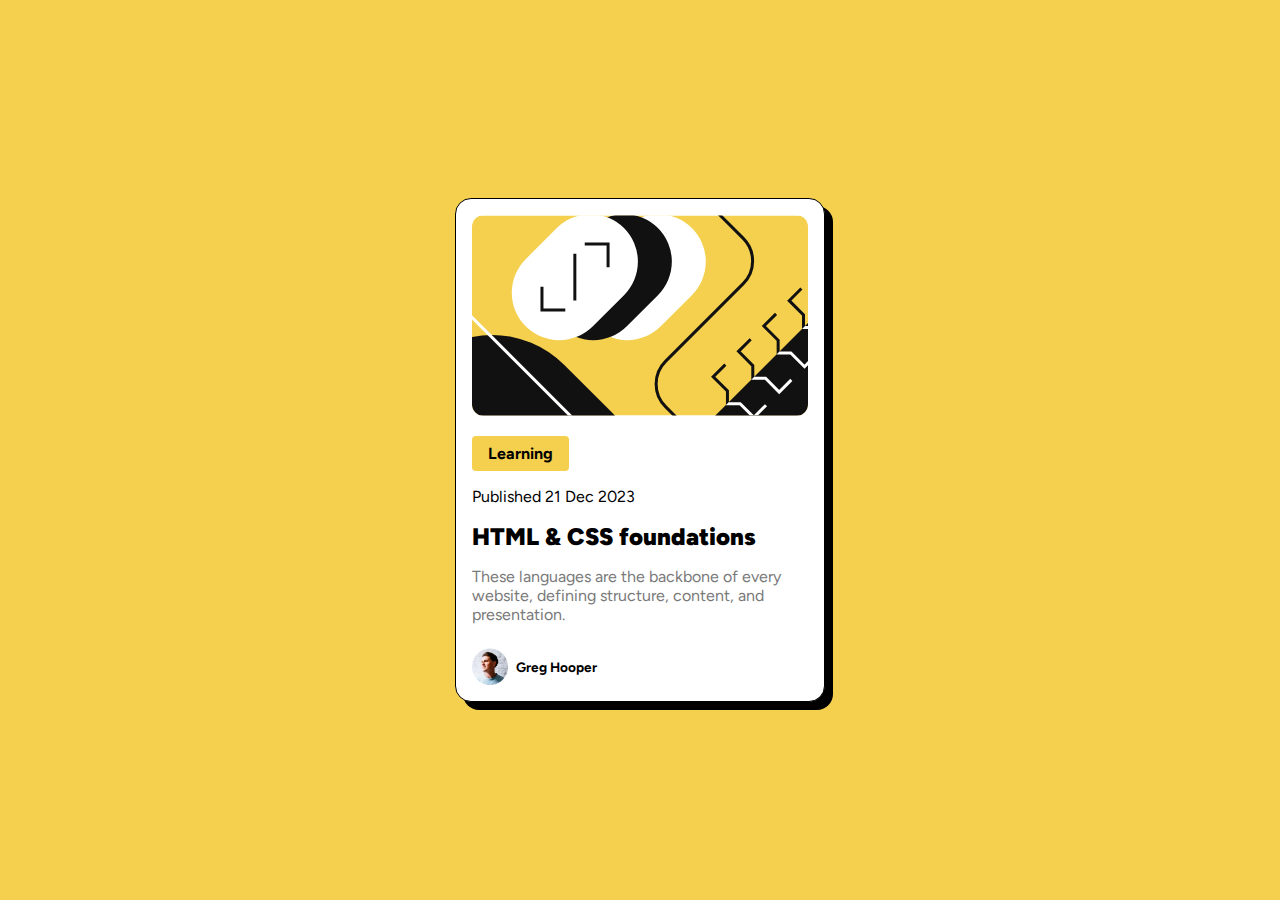
<file: index.html>
<!DOCTYPE html>
<html lang="en">
  <head>
    <meta charset="UTF-8" />
    <meta name="viewport" content="width=device-width, initial-scale=1.0" />
    <title>Document</title>
    <link rel="preconnect" href="https://fonts.googleapis.com" />
    <link rel="preconnect" href="https://fonts.gstatic.com" crossorigin />
    <link
      href="https://fonts.googleapis.com/css2?family=Figtree:ital,wght@0,300..900;1,300..900&display=swap"
      rel="stylesheet"
    />
    <link rel="stylesheet" href="styles.css" />
  </head>
  <body>
    <main>
      <section>
        <img
          class="hero-image"
          src="blog-preview-card-main/assets/images/illustration-article.svg"
          alt="abstract design"
        />
        <p class="yellow-button"><strong>Learning</strong></p>
        <p>Published 21 Dec 2023</p>
        <h1><strong>HTML & CSS foundations</strong></h1>
        <p class="paragraph">
          These languages are the backbone of every website, defining structure,
          content, and presentation.
        </p>
        <div>
          <img
            class="profile-pic"
            src="blog-preview-card-main/assets/images/image-avatar.webp"
            alt="profile pic"
          />
          <strong> Greg Hooper </strong>
        </div>
      </section>
    </main>
  </body>
</html>
</file>
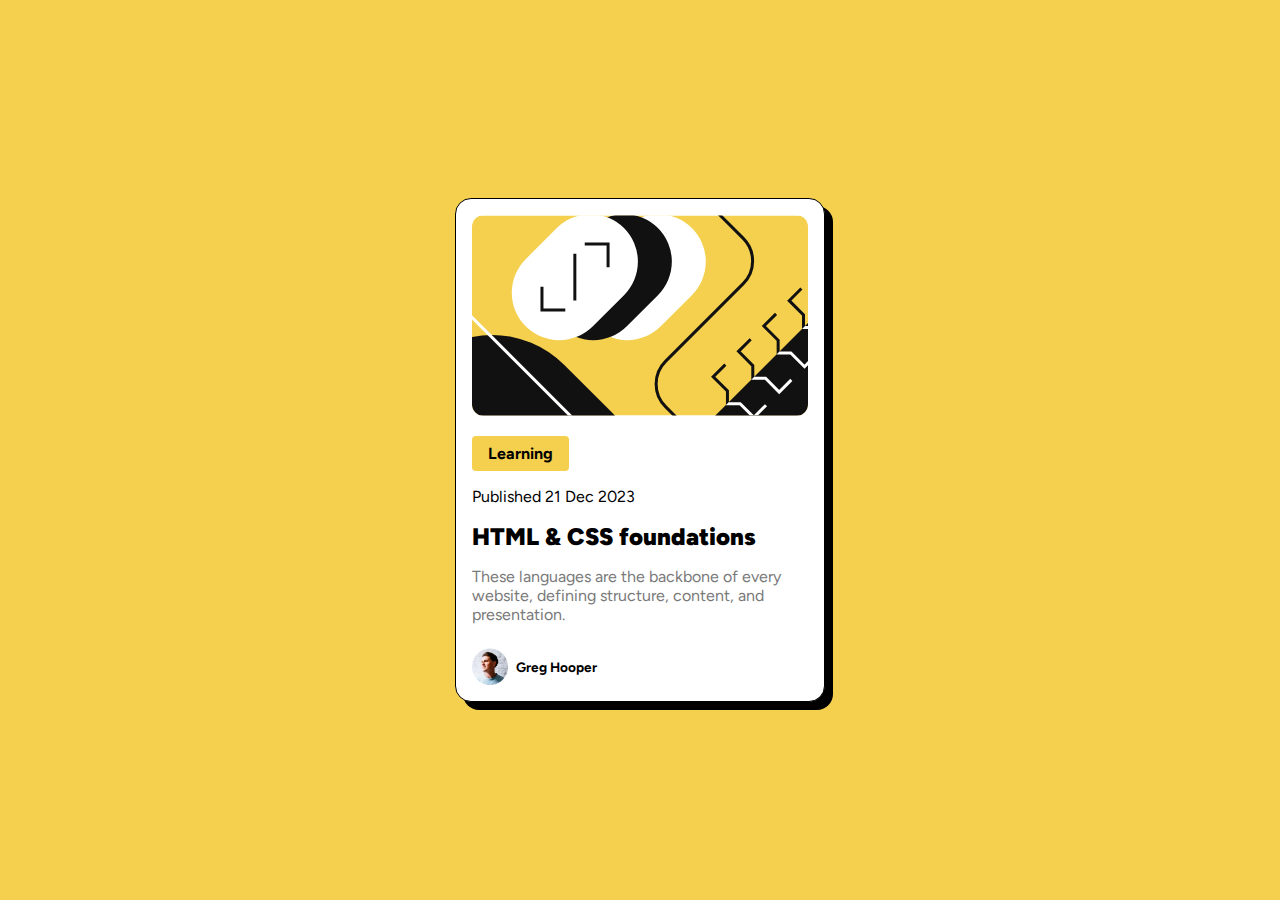
<file: blog-preview-card-main/index.html>
<!DOCTYPE html>
<html lang="en">
  <head>
    <meta charset="UTF-8" />
    <meta name="viewport" content="width=device-width, initial-scale=1.0" />
    <title>Document</title>
    <link rel="preconnect" href="https://fonts.googleapis.com" />
    <link rel="preconnect" href="https://fonts.gstatic.com" crossorigin />
    <link
      href="https://fonts.googleapis.com/css2?family=Figtree:ital,wght@0,300..900;1,300..900&display=swap"
      rel="stylesheet"
    />
    <link rel="stylesheet" href="styles.css" />
  </head>
  <body>
    <main>
      <section>
        <img
          class="hero-image"
          src="assets/images/illustration-article.svg"
          alt="abstract design"
        />
        <p class="yellow-button"><strong>Learning</strong></p>
        <p>Published 21 Dec 2023</p>
        <h1><strong>HTML & CSS foundations</strong></h1>
        <p class="paragraph">
          These languages are the backbone of every website, defining structure,
          content, and presentation.
        </p>
        <div>
          <img
            class="profile-pic"
            src="assets/images/image-avatar.webp"
            alt="profile pic"
          />
          <strong> Greg Hooper </strong>
        </div>
      </section>
    </main>
  </body>
</html>
</file>
<file: styles.css>
/* * {
  outline: 1px solid rgba(255, 0, 0, 0.3);
} */

html,
body {
  margin: 0;
  min-height: 100vh;
  font-family: "Figtree", sans-serif;
}

body {
  background-color: #f4d04e;
  display: grid;
  place-items: center;
}
h1 {
  font-size: 1.5rem;
}
section {
  background-color: white;
  padding: 16px;
  border-radius: 16px;
  border: 1px solid black;
  box-shadow: 8px 8px 0px 0px black;
  width: min-content;
}
.paragraph {
  color: rgb(121, 121, 121);
}
img.hero-image {
  border-radius: 12px;
}
img.profile-pic {
  width: 36px;
}
div {
  display: flex;
  align-items: center;
  gap: 8px;
  padding-top: 8px;
  font-size: 0.85rem;
}
.yellow-button {
  background-color: #f4d04e;
  padding: 8px 16px;
  border-radius: 4px;
  width: min-content;
}
</file>
<file: blog-preview-card-main/styles.css>
/* * {
  outline: 1px solid rgba(255, 0, 0, 0.3);
} */

html,
body {
  margin: 0;
  min-height: 100vh;
  font-family: "Figtree", sans-serif;
}

body {
  background-color: #f4d04e;
  display: grid;
  place-items: center;
}
h1 {
  font-size: 1.5rem;
}
section {
  background-color: white;
  padding: 16px;
  border-radius: 16px;
  border: 1px solid black;
  box-shadow: 8px 8px 0px 0px black;
  width: min-content;
}
.paragraph {
  color: rgb(121, 121, 121);
}
img.hero-image {
  border-radius: 12px;
}
img.profile-pic {
  width: 36px;
}
div {
  display: flex;
  align-items: center;
  gap: 8px;
  padding-top: 8px;
  font-size: 0.85rem;
}
.yellow-button {
  background-color: #f4d04e;
  padding: 8px 16px;
  border-radius: 4px;
  width: min-content;
}
</file>
